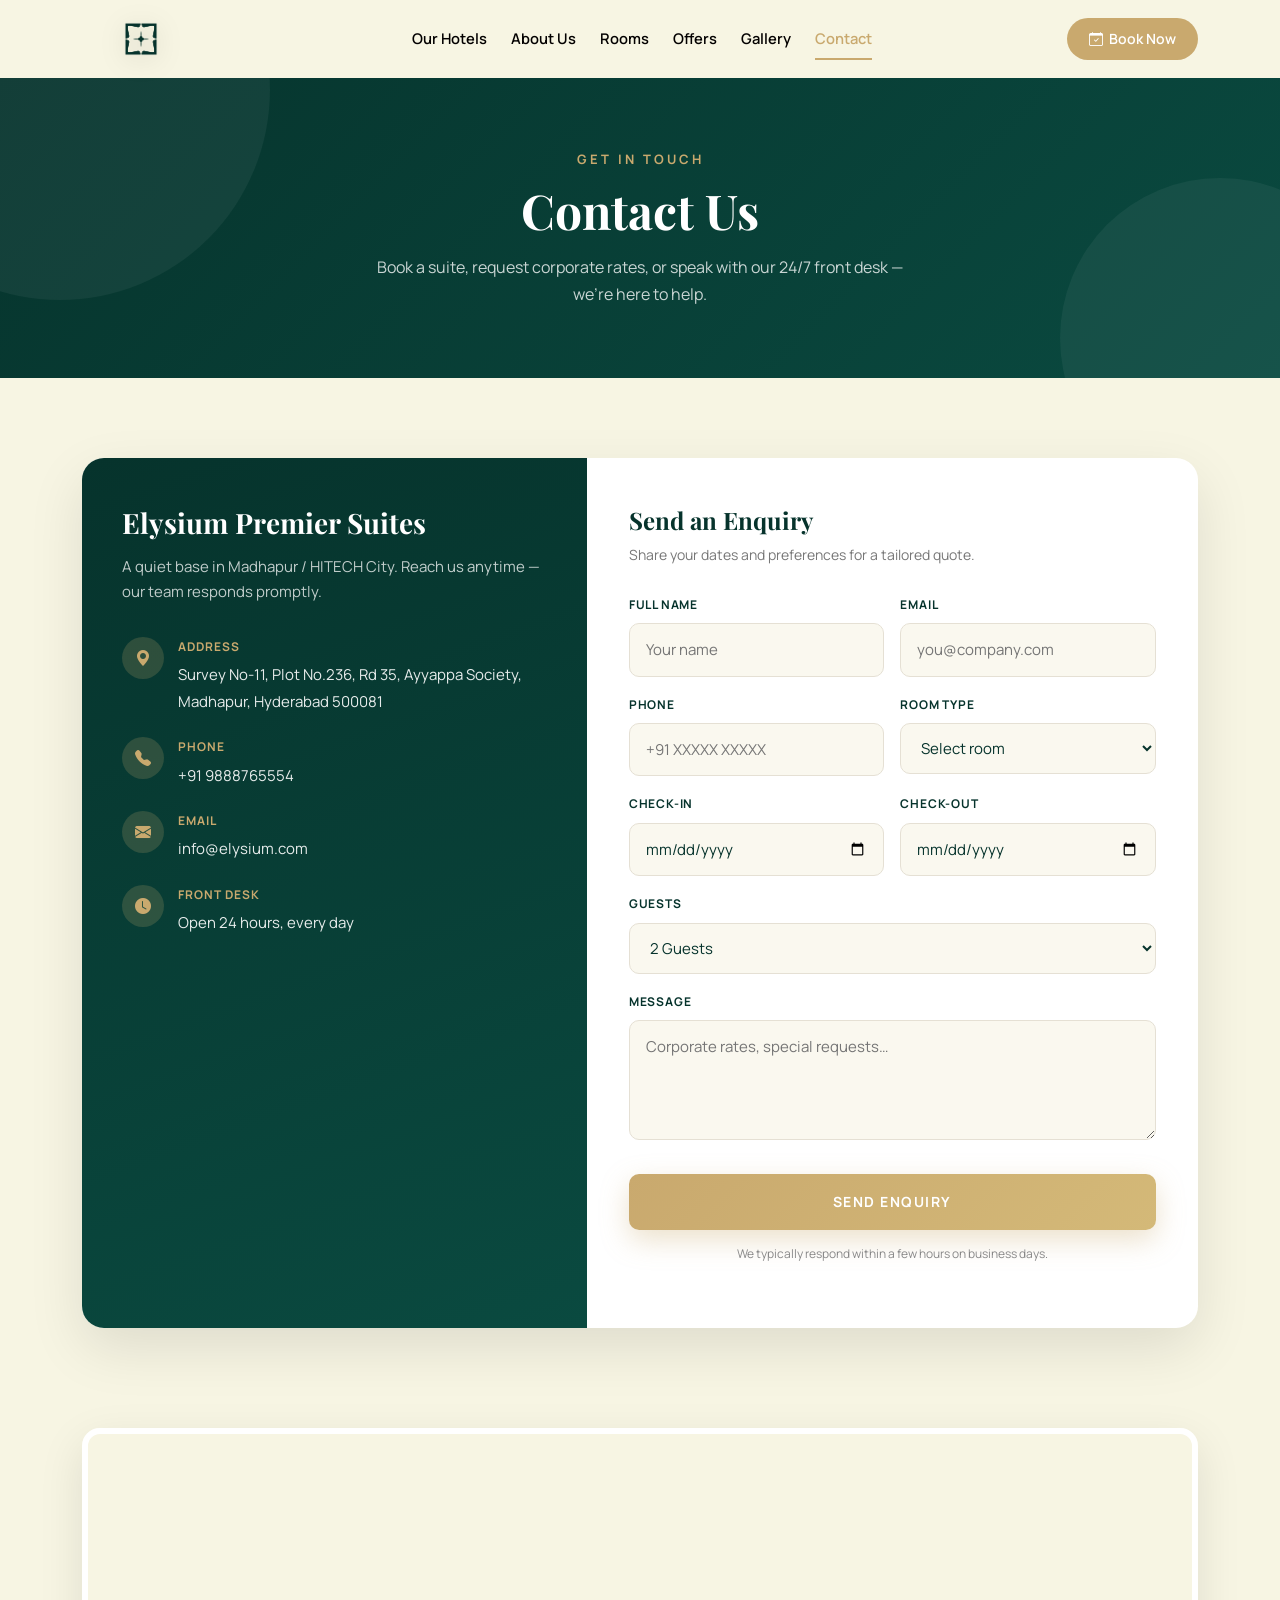
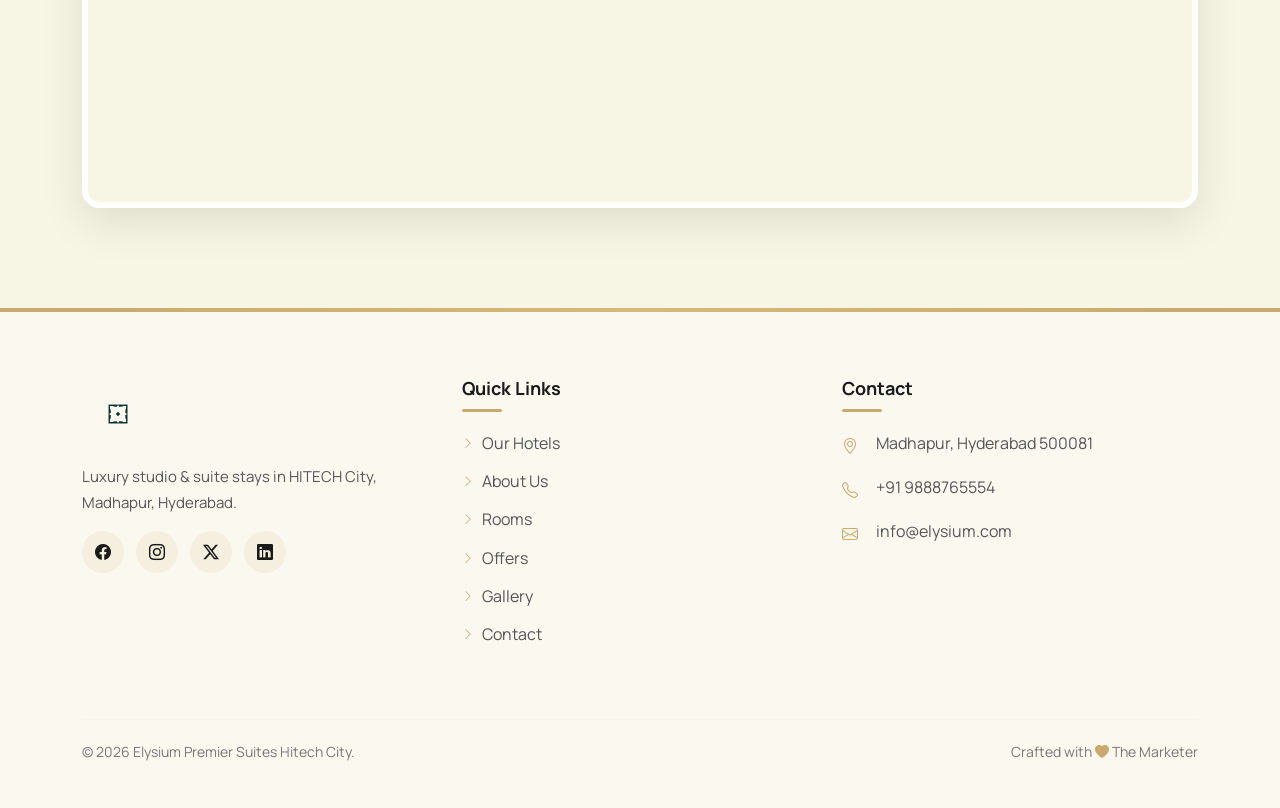
<file: contact.html>
<!DOCTYPE html>
<html lang="en">
<head>
  <meta charset="UTF-8">
  <meta name="viewport" content="width=device-width, initial-scale=1.0">
  <title>Contact Us | Elysium Premier Suites HITECH City</title>
  <meta name="description" content="Contact Elysium Premier Suites in Madhapur / HITECH City, Hyderabad. Book rooms, enquire about corporate stays, or reach our 24/7 front desk.">
  <meta name="robots" content="index, follow">
  <meta name="theme-color" content="#06332C">
  <link rel="icon" type="image/png" href="./logo2.png">
  <link href="https://cdn.jsdelivr.net/npm/bootstrap@5.3.3/dist/css/bootstrap.min.css" rel="stylesheet">
  <link rel="stylesheet" href="https://cdn.jsdelivr.net/npm/bootstrap-icons@1.11.3/font/bootstrap-icons.min.css">
  <link rel="stylesheet" href="https://cdnjs.cloudflare.com/ajax/libs/font-awesome/6.5.2/css/all.min.css">
  <link href="https://fonts.googleapis.com/css2?family=Manrope:wght@300;400;500;600;700;800&family=Playfair+Display:wght@400;500;600;700;800&display=swap" rel="stylesheet">
  <link href="https://unpkg.com/aos@2.3.4/dist/aos.css" rel="stylesheet">
  <style>
    :root{--primary:#06332C;--primary-light:#0a4a40;--secondary:#F7F5E3;--gold:#C9A96E;--gold-light:#d4b978;--nav-height:78px}
    *{margin:0;padding:0;box-sizing:border-box}
    html{scroll-behavior:smooth;scroll-padding-top:var(--nav-height)}
    body{font-family:'Manrope',sans-serif;background:var(--secondary);color:#1b1b1b;overflow-x:hidden;line-height:1.7}
    a{text-decoration:none;transition:.3s}img{max-width:100%;display:block;height:auto}ul{list-style:none;padding:0;margin:0}.container{max-width:1140px}
    .bg-bubbles{background:linear-gradient(135deg,var(--primary),var(--primary-light));position:relative;overflow:hidden}
    .bg-bubbles::before,.bg-bubbles::after{content:"";position:absolute;border-radius:50%;background:rgba(255,255,255,.05);animation:floatCircle 8s ease-in-out infinite;pointer-events:none;z-index:0}
    .bg-bubbles::before{width:420px;height:420px;left:-150px;top:-120px}.bg-bubbles::after{width:320px;height:320px;right:-100px;bottom:-120px;animation-delay:2s}
    @keyframes floatCircle{0%,100%{transform:translate(0,0)}50%{transform:translate(30px,-30px)}}
    .bg-bubbles>.container{position:relative;z-index:2}
    .navbar{height:var(--nav-height);min-height:var(--nav-height);max-height:var(--nav-height);padding:0!important;position:fixed;top:0;left:0;right:0;z-index:999;background:var(--secondary);display:flex;align-items:center;transition:background .4s,box-shadow .4s}
    .navbar.scrolled{background:rgba(247,245,227,.96);backdrop-filter:blur(20px);box-shadow:0 8px 30px rgba(0,0,0,.12)}
    .navbar .container{display:flex;align-items:center;height:100%;width:100%}
    .navbar-brand{display:flex!important;align-items:center;height:var(--nav-height);padding:0!important;margin:0 16px 0 0}
    .logo{height:118px;width:auto;object-fit:contain;filter:drop-shadow(0 4px 12px rgba(0,0,0,.2))}
    .navbar.scrolled .logo{height:108px}
    .navbar-nav.mx-auto{display:flex;align-items:center;margin:0 auto;flex-wrap:wrap}
    .nav-link{color:#030000;margin:0 12px;font-weight:600;position:relative;padding:8px 0!important;white-space:nowrap;font-size:.92rem}
    .nav-link::after{content:'';position:absolute;left:0;bottom:0;width:0;height:2px;background:var(--gold);transition:.4s}
    .nav-link:hover::after,.nav-link.active::after{width:100%}
    .nav-link:hover,.nav-link.active{color:var(--gold)!important}
    .btn-book{background:var(--gold);color:#fff!important;border-radius:50px;padding:10px 22px;font-weight:600;font-size:.88rem;border:none;display:inline-flex;align-items:center;gap:6px;white-space:nowrap}
    .btn-book:hover{background:#b8974e;color:#fff}
    .navbar-toggler{border:1px solid rgba(6,51,44,.35);padding:6px 10px;margin-left:auto}
    .navbar-toggler-icon{background-image:url("data:image/svg+xml;charset=utf8,%3Csvg xmlns='http://www.w3.org/2000/svg' viewBox='0 0 30 30'%3E%3Cpath stroke='rgba%286,51,44,1%29' stroke-width='2' stroke-linecap='round' d='M4 7h22M4 15h22M4 23h22'/%3E%3C/svg%3E")}

    .page-hero{padding:calc(var(--nav-height) + 70px) 0 70px;text-align:center}
    .page-hero .eyebrow{font-size:13px;letter-spacing:3px;text-transform:uppercase;color:var(--gold);font-weight:700;margin-bottom:12px;display:block}
    .page-hero h1{font-family:'Playfair Display',serif;color:#fff;font-size:clamp(2rem,4vw,3rem);font-weight:700;margin-bottom:14px}
    .page-hero p{color:rgba(255,255,255,.78);max-width:560px;margin:0 auto;font-size:16px}

    .contact-main{padding:80px 0 100px;background:var(--secondary)}
    .contact-panel{display:grid;grid-template-columns:.95fr 1.15fr;gap:0;background:#fff;border-radius:22px;overflow:hidden;box-shadow:0 20px 55px rgba(0,0,0,.1)}
    .contact-info-side{background:linear-gradient(160deg,var(--primary),var(--primary-light));padding:48px 40px;color:#fff}
    .contact-info-side h3{font-family:'Playfair Display',serif;font-size:28px;font-weight:700;margin-bottom:14px}
    .contact-info-side>p{color:rgba(255,255,255,.75);font-size:15px;margin-bottom:32px}
    .cinfo-item{display:flex;gap:14px;margin-bottom:22px;align-items:flex-start}
    .cinfo-item i{width:42px;height:42px;border-radius:50%;background:rgba(201,169,110,.2);color:var(--gold);display:flex;align-items:center;justify-content:center;flex-shrink:0}
    .cinfo-item strong{display:block;font-size:12px;letter-spacing:1px;text-transform:uppercase;color:var(--gold);margin-bottom:4px}
    .cinfo-item span,.cinfo-item a{color:rgba(255,255,255,.9);font-size:15px}
    .contact-form-side{padding:48px 42px}
    .contact-form-side h4{font-family:'Playfair Display',serif;color:var(--primary);font-size:24px;font-weight:700;margin-bottom:8px}
    .form-lead{color:#777;font-size:14px;margin-bottom:28px}
    .form-row{display:grid;grid-template-columns:1fr 1fr;gap:16px}
    .form-group{margin-bottom:18px}
    .form-group label{display:block;font-size:12px;font-weight:700;letter-spacing:.8px;text-transform:uppercase;color:var(--primary);margin-bottom:8px}
    .form-group input,.form-group select,.form-group textarea{width:100%;border:1.5px solid #e5e0d4;border-radius:10px;padding:13px 16px;font-family:'Manrope',sans-serif;font-size:15px;background:#faf8ef;color:var(--primary);transition:border .3s,box-shadow .3s;outline:none}
    .form-group input:focus,.form-group select:focus,.form-group textarea:focus{border-color:var(--gold);box-shadow:0 0 0 4px rgba(201,169,110,.2);background:#fff}
    .form-group textarea{min-height:120px;resize:vertical}
    .btn-submit{width:100%;background:linear-gradient(135deg,var(--gold),var(--gold-light));color:#fff;border:none;border-radius:10px;padding:16px;font-weight:700;font-size:14px;letter-spacing:1.5px;text-transform:uppercase;box-shadow:0 10px 28px rgba(201,169,110,.35);margin-top:8px;cursor:pointer}
    .btn-submit:hover{background:var(--primary)}
    .form-note{font-size:12px;color:#888;margin-top:14px;text-align:center}
    .form-success{display:none;background:rgba(15,139,101,.1);color:#0F8B65;border:1px solid rgba(15,139,101,.25);border-radius:10px;padding:14px 16px;font-size:14px;font-weight:600;margin-bottom:18px}
    .form-success.show{display:block}
    .map-band{padding:0 0 100px;background:var(--secondary)}
    .map-frame{border-radius:18px;overflow:hidden;box-shadow:0 15px 45px rgba(0,0,0,.1);height:380px;border:6px solid #fff}
    .map-frame iframe{width:100%;height:100%;border:0}

    footer{background:#faf8ef;padding:70px 0 28px;position:relative}
    footer::before{content:'';position:absolute;top:0;left:0;right:0;height:4px;background:linear-gradient(90deg,var(--gold),var(--gold-light),var(--gold))}
    footer h5{color:#1a1a1a;margin-bottom:18px;font-weight:700;font-size:18px;position:relative;padding-bottom:12px}
    footer h5::after{content:'';position:absolute;bottom:0;left:0;width:40px;height:3px;background:var(--gold);border-radius:2px}
    .logo-img{max-height:72px;width:auto;margin-bottom:14px}
    .footer-description{color:#555;margin-bottom:16px;font-size:15px}
    footer ul li{margin-bottom:11px}footer ul li a{color:#555;display:flex;align-items:center;gap:8px}footer ul li a i{color:var(--gold);font-size:12px}footer ul li a:hover{color:var(--gold);padding-left:6px}
    .contact-list li{display:flex;align-items:flex-start;gap:12px;color:#555;margin-bottom:14px}.contact-list li i{color:var(--gold);font-size:16px;width:22px;flex-shrink:0;margin-top:3px}
    footer .social{display:flex;gap:12px;margin-top:14px}footer .social a{width:42px;height:42px;border-radius:50%;background:rgba(201,169,110,.12);display:flex;align-items:center;justify-content:center;color:#1a1a1a}footer .social a:hover{background:linear-gradient(135deg,var(--gold),var(--gold-light));color:#fff}
    footer hr{border-color:rgba(0,0,0,.08);margin:36px 0 20px}.footer-bottom{display:flex;justify-content:space-between;flex-wrap:wrap;gap:12px;font-size:14px;color:#777}.text-gold{color:var(--gold)}
    #scrollTop{position:fixed;right:20px;bottom:20px;width:48px;height:48px;background:linear-gradient(135deg,var(--primary),var(--primary-light));color:#fff;border-radius:50%;border:2px solid var(--gold);display:flex;align-items:center;justify-content:center;opacity:0;visibility:hidden;transition:.4s;z-index:999;cursor:pointer}#scrollTop.active{opacity:1;visibility:visible}

    @media(max-width:991px){
      :root{--nav-height:70px}
      .navbar{max-height:none;height:auto;min-height:var(--nav-height);padding:8px 0!important}
      .navbar .container{flex-wrap:wrap;height:auto}.navbar-brand{height:56px}.logo{height:70px}.navbar.scrolled .logo{height:62px}
      .navbar-collapse{background:rgba(6,51,44,.97);padding:18px;border-radius:14px;margin-top:10px;width:100%}
      .nav-link{margin:6px 0;color:#fff!important}.btn-book{width:100%;justify-content:center;margin-top:10px}
      .contact-panel{grid-template-columns:1fr}.form-row{grid-template-columns:1fr}
      .contact-info-side,.contact-form-side{padding:32px 24px}.map-frame{height:280px}
      .page-hero{padding:calc(var(--nav-height) + 48px) 0 50px}
    }
    @media(max-width:576px){.logo{height:60px}.page-hero h1{font-size:1.85rem}.map-frame{height:240px}}
  </style>
</head>
<body>
  <header>
    <nav class="navbar navbar-expand-lg fixed-top">
      <div class="container">
        <a class="navbar-brand" href="./index.html"><img src="./logo.png" alt="Elysium Premier Suites HITECH City" class="logo"></a>
        <button class="navbar-toggler" type="button" data-bs-toggle="collapse" data-bs-target="#menu" aria-label="Menu"><span class="navbar-toggler-icon"></span></button>
        <div class="collapse navbar-collapse" id="menu">
          <ul class="navbar-nav mx-auto">
            <li class="nav-item"><a href="./index.html#properties" class="nav-link">Our Hotels</a></li>
            <li class="nav-item"><a href="./about.html" class="nav-link">About Us</a></li>
            <li class="nav-item"><a href="./rooms.html" class="nav-link">Rooms</a></li>
            <li class="nav-item"><a href="./offers.html" class="nav-link">Offers</a></li>
            <li class="nav-item"><a href="./gallery.html" class="nav-link">Gallery</a></li>
            <li class="nav-item"><a href="./contact.html" class="nav-link active">Contact</a></li>
          </ul>
          <a href="./contact.html" class="btn btn-book"><i class="bi bi-calendar-check"></i> Book Now</a>
        </div>
      </div>
    </nav>
  </header>

  <main>
    <section class="page-hero bg-bubbles">
      <div class="container" data-aos="fade-up">
        <span class="eyebrow">Get In Touch</span>
        <h1>Contact Us</h1>
        <p>Book a suite, request corporate rates, or speak with our 24/7 front desk — we’re here to help.</p>
      </div>
    </section>

    <section class="contact-main">
      <div class="container">
        <div class="contact-panel" data-aos="fade-up">
          <aside class="contact-info-side">
            <h3>Elysium Premier Suites</h3>
            <p>A quiet base in Madhapur / HITECH City. Reach us anytime — our team responds promptly.</p>
            <div class="cinfo-item"><i class="bi bi-geo-alt-fill"></i><div><strong>Address</strong><span>Survey No-11, Plot No.236, Rd 35, Ayyappa Society, Madhapur, Hyderabad 500081</span></div></div>
            <div class="cinfo-item"><i class="bi bi-telephone-fill"></i><div><strong>Phone</strong><a href="tel:+919888765554">+91 9888765554</a></div></div>
            <div class="cinfo-item"><i class="bi bi-envelope-fill"></i><div><strong>Email</strong><a href="mailto:info@elysium.com">info@elysium.com</a></div></div>
            <div class="cinfo-item"><i class="bi bi-clock-fill"></i><div><strong>Front Desk</strong><span>Open 24 hours, every day</span></div></div>
          </aside>
          <div class="contact-form-side">
            <h4>Send an Enquiry</h4>
            <p class="form-lead">Share your dates and preferences for a tailored quote.</p>
            <div class="form-success" id="formSuccess"><i class="bi bi-check-circle-fill"></i> Thank you — your enquiry has been received. We’ll contact you shortly.</div>
            <form id="enquiryForm" novalidate>
              <div class="form-row">
                <div class="form-group"><label for="fullName">Full Name</label><input type="text" id="fullName" required placeholder="Your name"></div>
                <div class="form-group"><label for="email">Email</label><input type="email" id="email" required placeholder="you@company.com"></div>
              </div>
              <div class="form-row">
                <div class="form-group"><label for="phone">Phone</label><input type="tel" id="phone" required placeholder="+91 XXXXX XXXXX"></div>
                <div class="form-group"><label for="roomType">Room Type</label>
                  <select id="roomType" required>
                    <option value="">Select room</option>
                    <option>Executive Room</option>
                    <option>Executive Room With Balcony</option>
                    <option>Premium Studio</option>
                    <option>Not sure yet</option>
                  </select>
                </div>
              </div>
              <div class="form-row">
                <div class="form-group"><label for="checkIn">Check-in</label><input type="date" id="checkIn" required></div>
                <div class="form-group"><label for="checkOut">Check-out</label><input type="date" id="checkOut" required></div>
              </div>
              <div class="form-group"><label for="guests">Guests</label>
                <select id="guests"><option>1 Guest</option><option selected>2 Guests</option><option>3 Guests</option><option>4+ Guests</option></select>
              </div>
              <div class="form-group"><label for="message">Message</label><textarea id="message" placeholder="Corporate rates, special requests…"></textarea></div>
              <button type="submit" class="btn-submit">Send Enquiry</button>
              <p class="form-note">We typically respond within a few hours on business days.</p>
            </form>
          </div>
        </div>
      </div>
    </section>

    <section class="map-band">
      <div class="container" data-aos="fade-up">
        <div class="map-frame">
          <iframe title="Elysium Premier Suites map" loading="lazy" referrerpolicy="no-referrer-when-downgrade" src="https://maps.google.com/maps?q=Ayyappa%20Society%20Madhapur%20Hyderabad%20500081&t=&z=15&ie=UTF8&iwloc=&output=embed"></iframe>
        </div>
      </div>
    </section>
  </main>

  <footer>
    <div class="container">
      <div class="row">
        <div class="col-lg-4 col-md-6 mb-4">
          <img src="./logo.png" alt="Elysium Premier Suites HITECH City" class="logo-img" loading="lazy">
          <p class="footer-description">Luxury studio &amp; suite stays in HITECH City, Madhapur, Hyderabad.</p>
          <div class="social"><a href="#" aria-label="Facebook"><i class="bi bi-facebook"></i></a><a href="#" aria-label="Instagram"><i class="bi bi-instagram"></i></a><a href="#" aria-label="X"><i class="bi bi-twitter-x"></i></a><a href="#" aria-label="LinkedIn"><i class="bi bi-linkedin"></i></a></div>
        </div>
        <div class="col-lg-4 col-md-6 mb-4">
          <h5>Quick Links</h5>
          <ul>
            <li><a href="./index.html#properties"><i class="bi bi-chevron-right"></i>Our Hotels</a></li>
            <li><a href="./about.html"><i class="bi bi-chevron-right"></i>About Us</a></li>
            <li><a href="./rooms.html"><i class="bi bi-chevron-right"></i>Rooms</a></li>
            <li><a href="./offers.html"><i class="bi bi-chevron-right"></i>Offers</a></li>
            <li><a href="./gallery.html"><i class="bi bi-chevron-right"></i>Gallery</a></li>
            <li><a href="./contact.html"><i class="bi bi-chevron-right"></i>Contact</a></li>
          </ul>
        </div>
        <div class="col-lg-4 col-md-6 mb-4">
          <h5>Contact</h5>
          <ul class="contact-list">
            <li><i class="bi bi-geo-alt"></i><span>Madhapur, Hyderabad 500081</span></li>
            <li><i class="bi bi-telephone"></i><a href="tel:+919888765554">+91 9888765554</a></li>
            <li><i class="bi bi-envelope"></i><a href="mailto:info@elysium.com">info@elysium.com</a></li>
          </ul>
        </div>
      </div>
      <hr>
      <div class="footer-bottom"><p>© <span id="year"></span> Elysium Premier Suites Hitech City.</p><p>Crafted with <i class="bi bi-heart-fill text-gold"></i> The Marketer</p></div>
    </div>
  </footer>
  <button type="button" id="scrollTop" aria-label="Top"><i class="bi bi-arrow-up"></i></button>

  <script src="https://cdn.jsdelivr.net/npm/bootstrap@5.3.3/dist/js/bootstrap.bundle.min.js" defer></script>
  <script src="https://unpkg.com/aos@2.3.4/dist/aos.js" defer></script>
  <script>
    document.addEventListener('DOMContentLoaded',function(){
      if(typeof AOS!=='undefined')AOS.init({duration:850,easing:'ease-out-cubic',once:true,offset:50});
      var nav=document.querySelector('.navbar'),st=document.getElementById('scrollTop');
      window.addEventListener('scroll',function(){var y=window.scrollY;if(nav)nav.classList.toggle('scrolled',y>40);if(st)st.classList.toggle('active',y>400)},{passive:true});
      if(st)st.onclick=function(){window.scrollTo({top:0,behavior:'smooth'})};
      document.getElementById('year').textContent=new Date().getFullYear();
      var form=document.getElementById('enquiryForm');
      if(form)form.addEventListener('submit',function(e){
        e.preventDefault();var ok=true;
        form.querySelectorAll('[required]').forEach(function(el){if(!el.value.trim()){ok=false;el.style.borderColor='#c0392b'}else el.style.borderColor='#e5e0d4'});
        if(!ok)return;document.getElementById('formSuccess').classList.add('show');form.reset();
        setTimeout(function(){document.getElementById('formSuccess').classList.remove('show')},6000);
      });
    });
  </script>
</body>
</html>
</file>
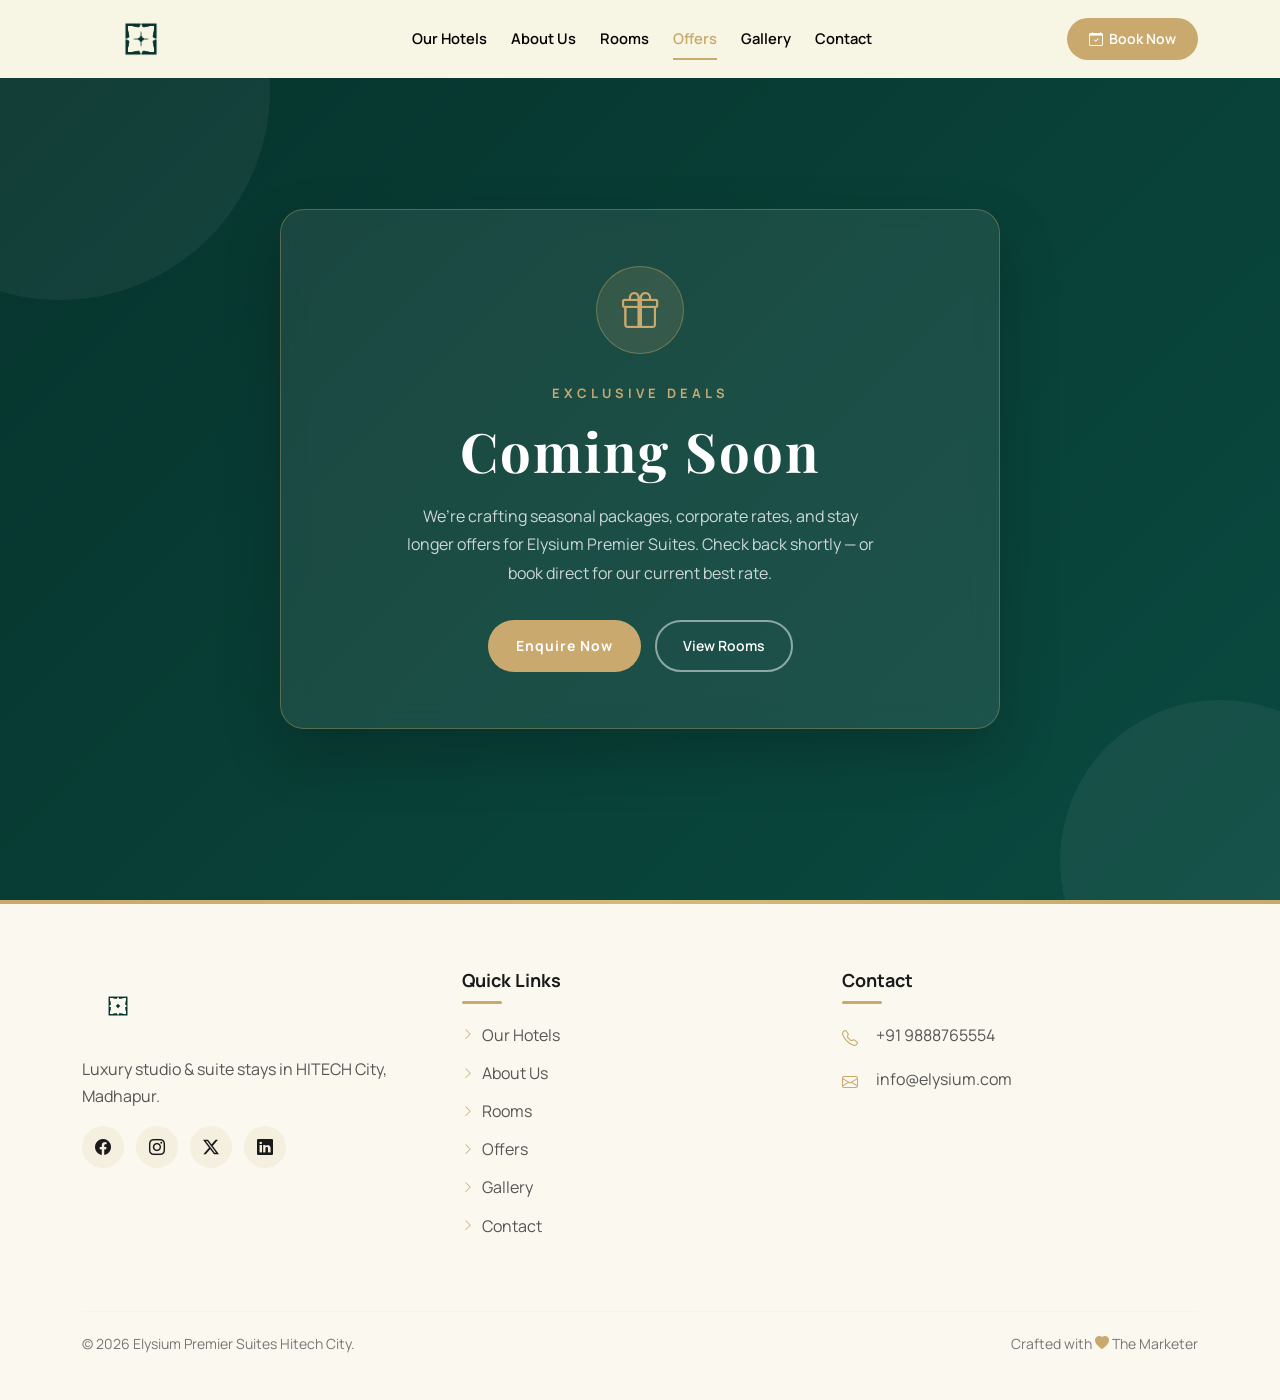
<file: offers.html>
<!DOCTYPE html>
<html lang="en">
<head>
  <meta charset="UTF-8">
  <meta name="viewport" content="width=device-width, initial-scale=1.0">
  <title>Offers | Elysium Premier Suites HITECH City — Coming Soon</title>
  <meta name="description" content="Exclusive offers from Elysium Premier Suites are coming soon. Stay tuned for seasonal deals and corporate packages.">
  <meta name="robots" content="index, follow">
  <meta name="theme-color" content="#06332C">
  <link rel="icon" type="image/png" href="./logo2.png">
  <link href="https://cdn.jsdelivr.net/npm/bootstrap@5.3.3/dist/css/bootstrap.min.css" rel="stylesheet">
  <link rel="stylesheet" href="https://cdn.jsdelivr.net/npm/bootstrap-icons@1.11.3/font/bootstrap-icons.min.css">
  <link href="https://unpkg.com/aos@2.3.4/dist/aos.css" rel="stylesheet">
  <link href="https://fonts.googleapis.com/css2?family=Manrope:wght@300;400;500;600;700;800&family=Playfair+Display:wght@400;500;600;700;800&display=swap" rel="stylesheet">
  <style>
    :root{--primary:#06332C;--primary-light:#0a4a40;--secondary:#F7F5E3;--gold:#C9A96E;--gold-light:#d4b978;--nav-height:78px}
    *{margin:0;padding:0;box-sizing:border-box}
    html{scroll-behavior:smooth}body{font-family:'Manrope',sans-serif;background:var(--secondary);color:#1b1b1b;overflow-x:hidden;line-height:1.7}
    a{text-decoration:none;transition:.3s}img{max-width:100%;display:block}ul{list-style:none;padding:0;margin:0}.container{max-width:1140px}
    .bg-bubbles{background:linear-gradient(135deg,var(--primary),var(--primary-light));position:relative;overflow:hidden}
    .bg-bubbles::before,.bg-bubbles::after{content:"";position:absolute;border-radius:50%;background:rgba(255,255,255,.05);animation:floatCircle 8s ease-in-out infinite;pointer-events:none;z-index:0}
    .bg-bubbles::before{width:420px;height:420px;left:-150px;top:-120px}.bg-bubbles::after{width:320px;height:320px;right:-100px;bottom:-120px;animation-delay:2s}
    @keyframes floatCircle{0%,100%{transform:translate(0,0)}50%{transform:translate(30px,-30px)}}
    .bg-bubbles>.container{position:relative;z-index:2}
    .navbar{height:var(--nav-height);min-height:var(--nav-height);max-height:var(--nav-height);padding:0!important;position:fixed;top:0;left:0;right:0;z-index:999;background:var(--secondary);display:flex;align-items:center;transition:background .4s,box-shadow .4s}
    .navbar.scrolled{background:rgba(247,245,227,.96);backdrop-filter:blur(20px);box-shadow:0 8px 30px rgba(0,0,0,.12)}
    .navbar .container{display:flex;align-items:center;height:100%;width:100%}
    .navbar-brand{display:flex!important;align-items:center;height:var(--nav-height);padding:0!important;margin:0 16px 0 0}
    .logo{height:118px;width:auto;object-fit:contain}.navbar.scrolled .logo{height:108px}
    .navbar-nav.mx-auto{display:flex;align-items:center;margin:0 auto}
    .nav-link{color:#030000;margin:0 12px;font-weight:600;position:relative;padding:8px 0!important;white-space:nowrap;font-size:.92rem}
    .nav-link::after{content:'';position:absolute;left:0;bottom:0;width:0;height:2px;background:var(--gold);transition:.4s}
    .nav-link:hover::after,.nav-link.active::after{width:100%}.nav-link:hover,.nav-link.active{color:var(--gold)!important}
    .btn-book{background:var(--gold);color:#fff!important;border-radius:50px;padding:10px 22px;font-weight:600;font-size:.88rem;border:none;display:inline-flex;align-items:center;gap:6px}
    .btn-book:hover{background:#b8974e;color:#fff}
    .navbar-toggler{border:1px solid rgba(6,51,44,.35);padding:6px 10px;margin-left:auto}
    .navbar-toggler-icon{background-image:url("data:image/svg+xml;charset=utf8,%3Csvg xmlns='http://www.w3.org/2000/svg' viewBox='0 0 30 30'%3E%3Cpath stroke='rgba%286,51,44,1%29' stroke-width='2' stroke-linecap='round' d='M4 7h22M4 15h22M4 23h22'/%3E%3C/svg%3E")}

    .coming-wrap{
      min-height:100vh;min-height:100dvh;padding:calc(var(--nav-height) + 40px) 0 80px;
      display:flex;align-items:center;
    }
    .coming-card{
      max-width:720px;margin:0 auto;text-align:center;padding:56px 40px;
      background:rgba(255,255,255,.08);border:1px solid rgba(201,169,110,.35);
      border-radius:24px;backdrop-filter:blur(12px);
      box-shadow:0 25px 60px rgba(0,0,0,.2);
    }
    .coming-icon{
      width:88px;height:88px;margin:0 auto 28px;border-radius:50%;
      background:rgba(201,169,110,.15);border:1px solid rgba(201,169,110,.4);
      display:flex;align-items:center;justify-content:center;color:var(--gold);font-size:36px;
      animation:pulse 2s ease-in-out infinite;
    }
    @keyframes pulse{0%,100%{transform:scale(1)}50%{transform:scale(1.06)}}
    .coming-card .eyebrow{font-size:13px;letter-spacing:4px;text-transform:uppercase;color:var(--gold);font-weight:700;margin-bottom:14px;display:block}
    .coming-card h1{font-family:'Playfair Display',serif;color:#fff;font-size:clamp(2.2rem,5vw,3.4rem);font-weight:700;margin-bottom:18px;letter-spacing:2px}
    .coming-card p{color:rgba(255,255,255,.78);font-size:16px;line-height:1.8;margin-bottom:32px;max-width:480px;margin-left:auto;margin-right:auto}
    .coming-actions{display:flex;flex-wrap:wrap;gap:14px;justify-content:center}
    .btn-gold{background:var(--gold);color:#fff;padding:14px 28px;border-radius:50px;font-weight:700;font-size:14px;letter-spacing:1px}
    .btn-gold:hover{background:var(--gold-light);color:#fff;transform:translateY(-2px)}
    .btn-outline{border:2px solid rgba(255,255,255,.5);color:#fff;padding:12px 26px;border-radius:50px;font-weight:600;font-size:14px}
    .btn-outline:hover{background:#fff;color:var(--primary)}

    footer{background:#faf8ef;padding:70px 0 28px;position:relative}
    footer::before{content:'';position:absolute;top:0;left:0;right:0;height:4px;background:linear-gradient(90deg,var(--gold),var(--gold-light),var(--gold))}
    footer h5{color:#1a1a1a;margin-bottom:18px;font-weight:700;font-size:18px;position:relative;padding-bottom:12px}
    footer h5::after{content:'';position:absolute;bottom:0;left:0;width:40px;height:3px;background:var(--gold);border-radius:2px}
    .logo-img{max-height:72px;width:auto;margin-bottom:14px}.footer-description{color:#555;margin-bottom:16px}
    footer ul li{margin-bottom:11px}footer ul li a{color:#555;display:flex;align-items:center;gap:8px}footer ul li a i{color:var(--gold);font-size:12px}footer ul li a:hover{color:var(--gold);padding-left:6px}
    .contact-list li{display:flex;align-items:flex-start;gap:12px;color:#555;margin-bottom:14px}.contact-list li i{color:var(--gold);width:22px;flex-shrink:0;margin-top:3px}
    footer .social{display:flex;gap:12px;margin-top:14px}footer .social a{width:42px;height:42px;border-radius:50%;background:rgba(201,169,110,.12);display:flex;align-items:center;justify-content:center;color:#1a1a1a}footer .social a:hover{background:var(--gold);color:#fff}
    footer hr{border-color:rgba(0,0,0,.08);margin:36px 0 20px}.footer-bottom{display:flex;justify-content:space-between;flex-wrap:wrap;gap:12px;font-size:14px;color:#777}.text-gold{color:var(--gold)}

    @media(max-width:991px){
      :root{--nav-height:70px}
      .navbar{max-height:none;height:auto;min-height:var(--nav-height);padding:8px 0!important}
      .navbar .container{flex-wrap:wrap;height:auto}.navbar-brand{height:56px}.logo{height:70px}
      .navbar-collapse{background:rgba(6,51,44,.97);padding:18px;border-radius:14px;margin-top:10px;width:100%}
      .nav-link{margin:6px 0;color:#fff!important}.btn-book{width:100%;justify-content:center;margin-top:10px}
      .coming-card{padding:40px 24px;margin:0 12px}
    }
  </style>
</head>
<body>
  <header>
    <nav class="navbar navbar-expand-lg fixed-top">
      <div class="container">
        <a class="navbar-brand" href="./index.html"><img src="./logo.png" alt="Elysium Premier Suites HITECH City" class="logo"></a>
        <button class="navbar-toggler" type="button" data-bs-toggle="collapse" data-bs-target="#menu" aria-label="Menu"><span class="navbar-toggler-icon"></span></button>
        <div class="collapse navbar-collapse" id="menu">
          <ul class="navbar-nav mx-auto">
            <li class="nav-item"><a href="./index.html#properties" class="nav-link">Our Hotels</a></li>
            <li class="nav-item"><a href="./about.html" class="nav-link">About Us</a></li>
            <li class="nav-item"><a href="./rooms.html" class="nav-link">Rooms</a></li>
            <li class="nav-item"><a href="./offers.html" class="nav-link active">Offers</a></li>
            <li class="nav-item"><a href="./gallery.html" class="nav-link">Gallery</a></li>
            <li class="nav-item"><a href="./contact.html" class="nav-link">Contact</a></li>
          </ul>
          <a href="./contact.html" class="btn btn-book"><i class="bi bi-calendar-check"></i> Book Now</a>
        </div>
      </div>
    </nav>
  </header>

  <main>
    <section class="coming-wrap bg-bubbles">
      <div class="container">
        <div class="coming-card" data-aos="zoom-in" data-aos-duration="900">
          <div class="coming-icon"><i class="bi bi-gift"></i></div>
          <span class="eyebrow">Exclusive Deals</span>
          <h1>Coming Soon</h1>
          <p>We’re crafting seasonal packages, corporate rates, and stay longer offers for Elysium Premier Suites. Check back shortly — or book direct for our current best rate.</p>
          <div class="coming-actions">
            <a href="./contact.html" class="btn-gold">Enquire Now</a>
            <a href="./rooms.html" class="btn-outline">View Rooms</a>
          </div>
        </div>
      </div>
    </section>
  </main>

  <footer>
    <div class="container">
      <div class="row">
        <div class="col-lg-4 col-md-6 mb-4">
          <img src="./logo.png" alt="Elysium Premier Suites HITECH City" class="logo-img" loading="lazy">
          <p class="footer-description">Luxury studio &amp; suite stays in HITECH City, Madhapur.</p>
          <div class="social"><a href="#"><i class="bi bi-facebook"></i></a><a href="#"><i class="bi bi-instagram"></i></a><a href="#"><i class="bi bi-twitter-x"></i></a><a href="#"><i class="bi bi-linkedin"></i></a></div>
        </div>
        <div class="col-lg-4 col-md-6 mb-4">
          <h5>Quick Links</h5>
          <ul>
            <li><a href="./index.html#properties"><i class="bi bi-chevron-right"></i>Our Hotels</a></li>
            <li><a href="./about.html"><i class="bi bi-chevron-right"></i>About Us</a></li>
            <li><a href="./rooms.html"><i class="bi bi-chevron-right"></i>Rooms</a></li>
            <li><a href="./offers.html"><i class="bi bi-chevron-right"></i>Offers</a></li>
            <li><a href="./gallery.html"><i class="bi bi-chevron-right"></i>Gallery</a></li>
            <li><a href="./contact.html"><i class="bi bi-chevron-right"></i>Contact</a></li>
          </ul>
        </div>
        <div class="col-lg-4 col-md-6 mb-4">
          <h5>Contact</h5>
          <ul class="contact-list">
            <li><i class="bi bi-telephone"></i><a href="tel:+919888765554">+91 9888765554</a></li>
            <li><i class="bi bi-envelope"></i><a href="mailto:info@elysium.com">info@elysium.com</a></li>
          </ul>
        </div>
      </div>
      <hr>
      <div class="footer-bottom"><p>© <span id="year"></span> Elysium Premier Suites Hitech City.</p><p>Crafted with <i class="bi bi-heart-fill text-gold"></i> The Marketer</p></div>
    </div>
  </footer>

  <script src="https://cdn.jsdelivr.net/npm/bootstrap@5.3.3/dist/js/bootstrap.bundle.min.js" defer></script>
  <script src="https://unpkg.com/aos@2.3.4/dist/aos.js" defer></script>
  <script>
    document.addEventListener('DOMContentLoaded',function(){
      if(typeof AOS!=='undefined')AOS.init({duration:850,easing:'ease-out-cubic',once:true,offset:50});
      var nav=document.querySelector('.navbar');
      window.addEventListener('scroll',function(){if(nav)nav.classList.toggle('scrolled',window.scrollY>40)},{passive:true});
      document.getElementById('year').textContent=new Date().getFullYear();
    });
  </script>
</body>
</html>
</file>
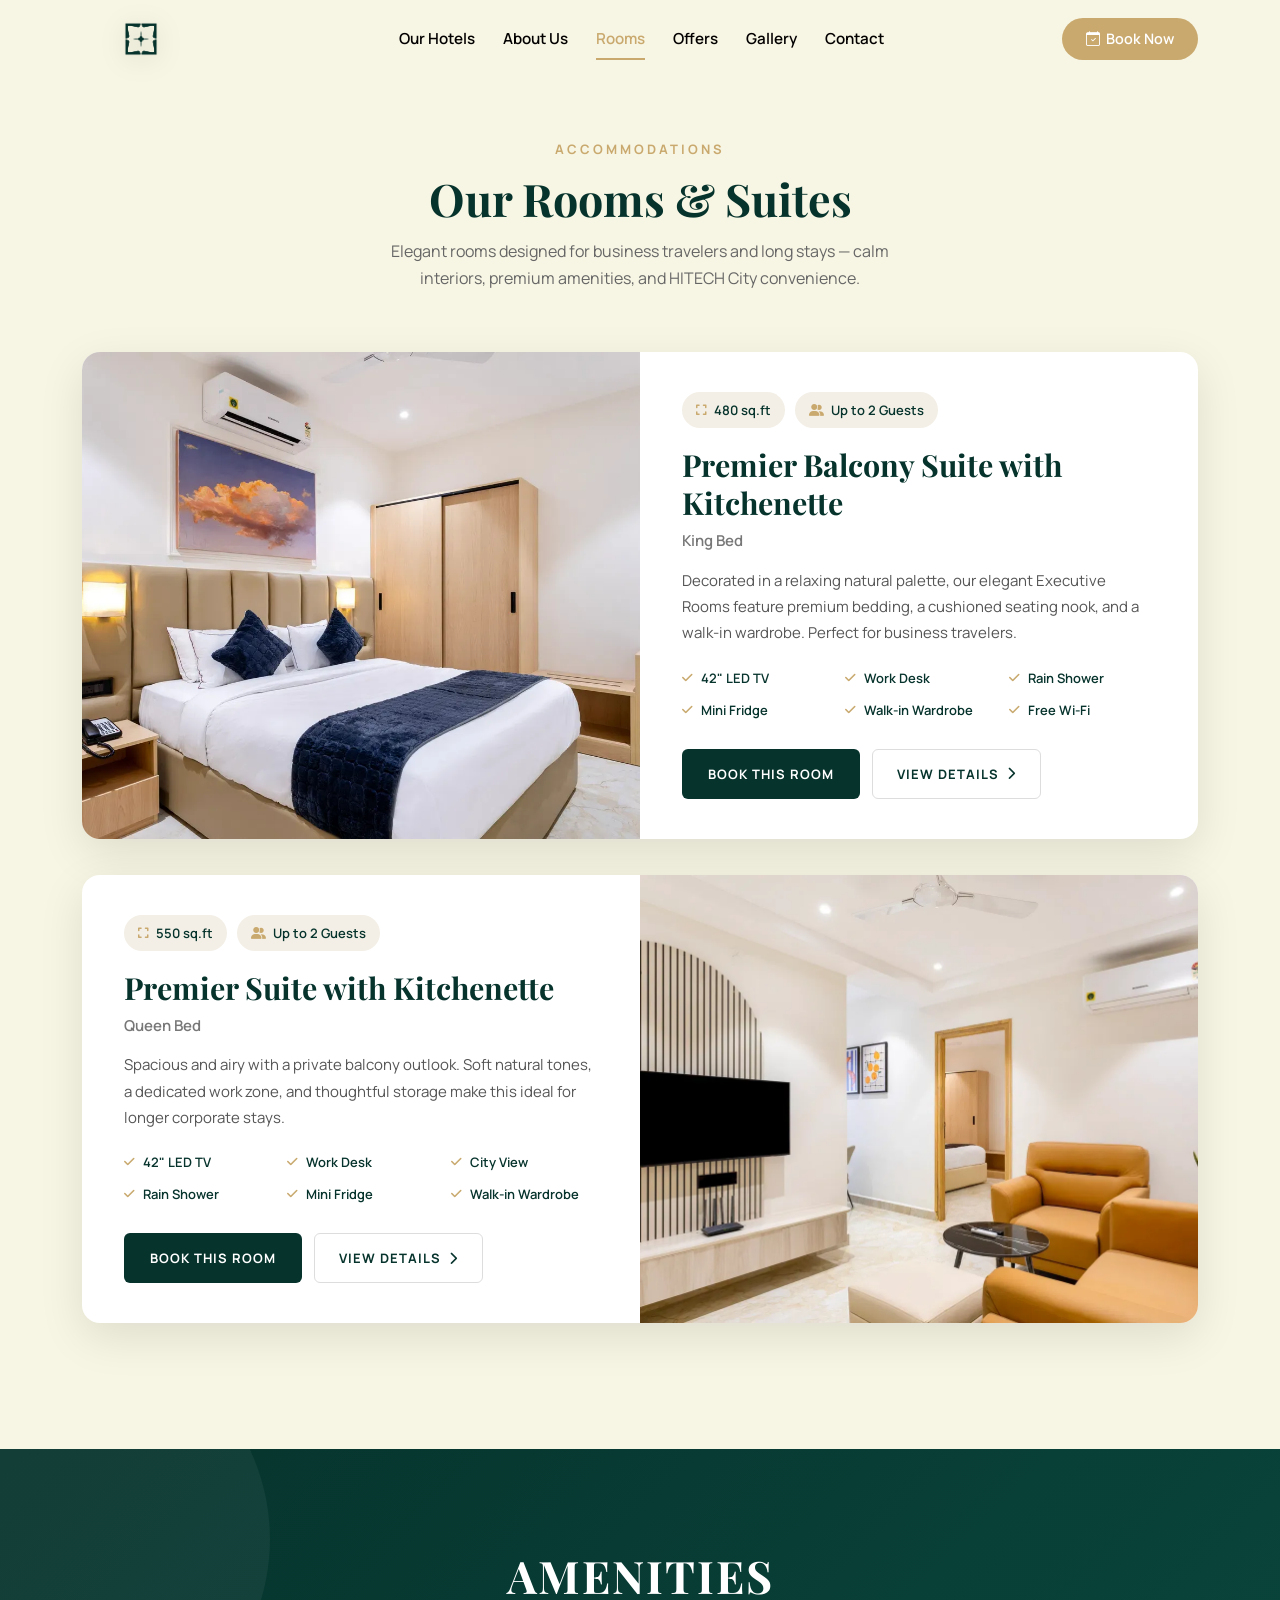
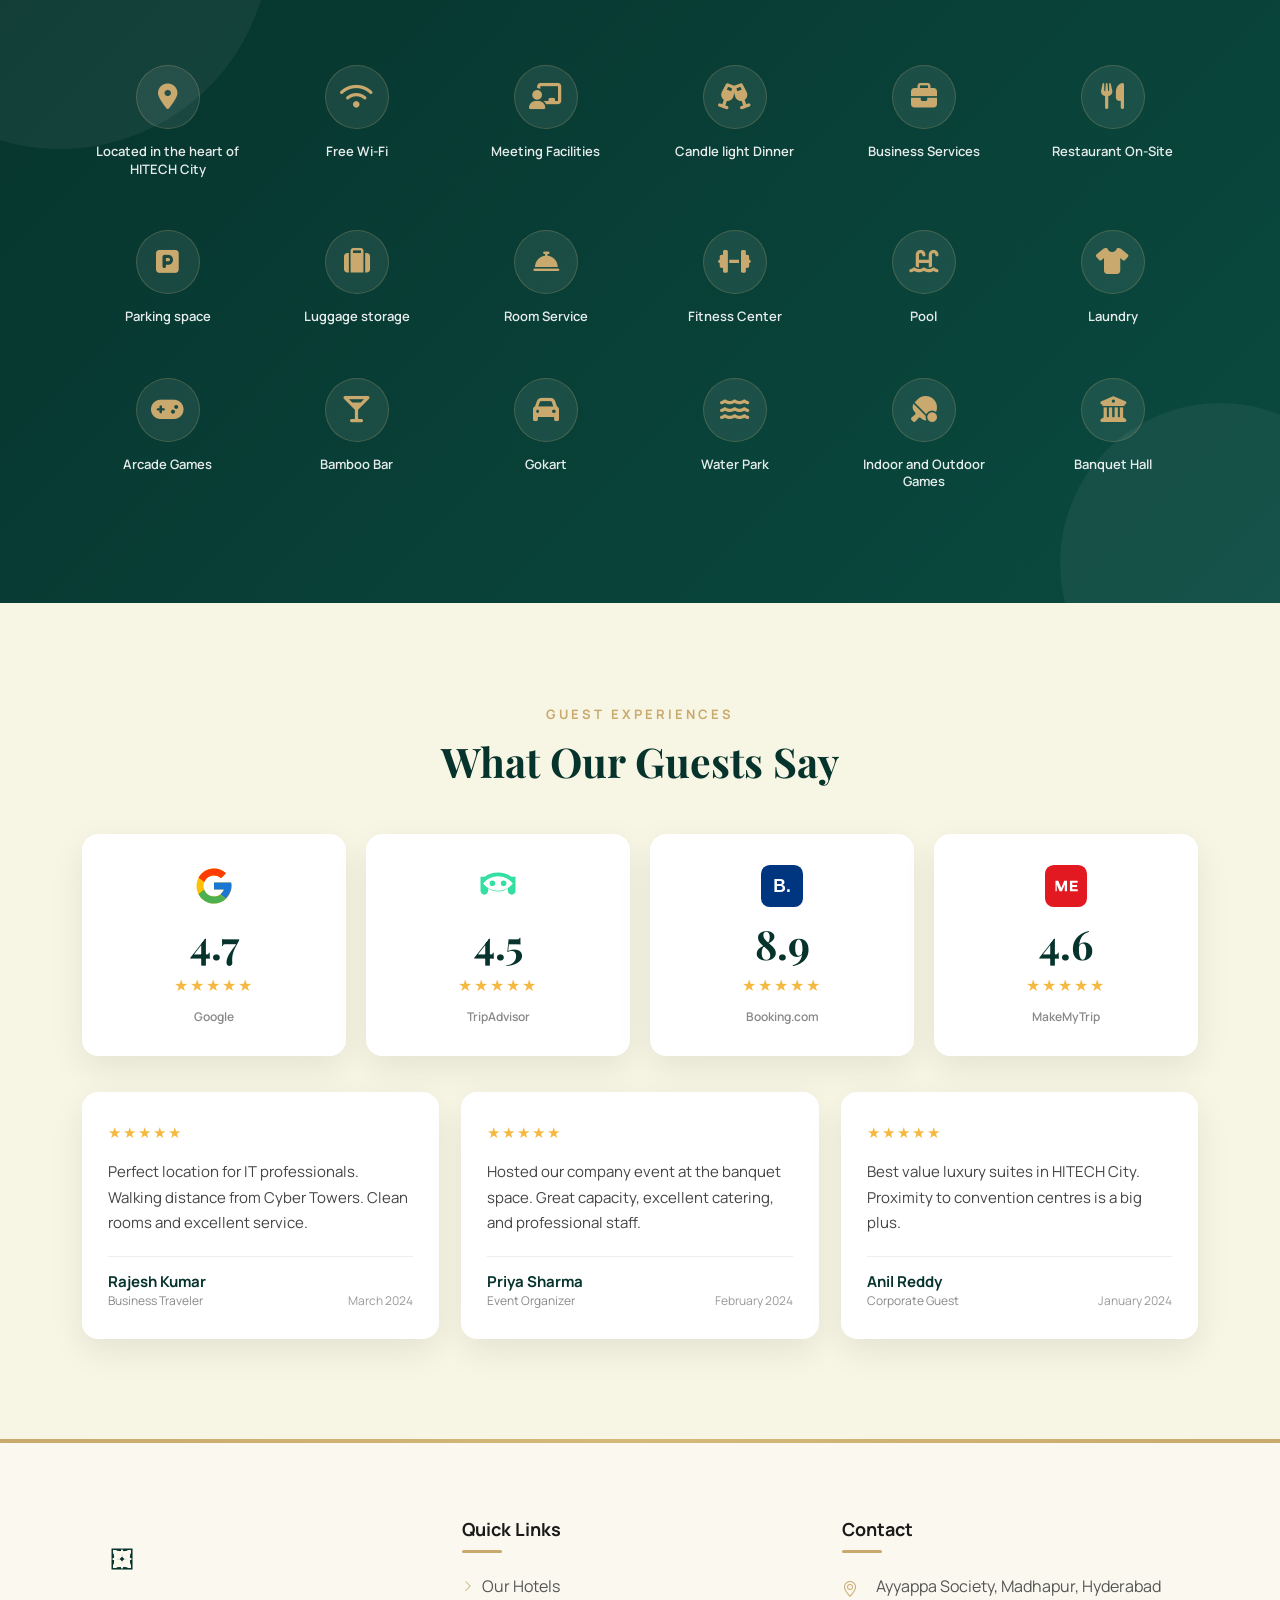
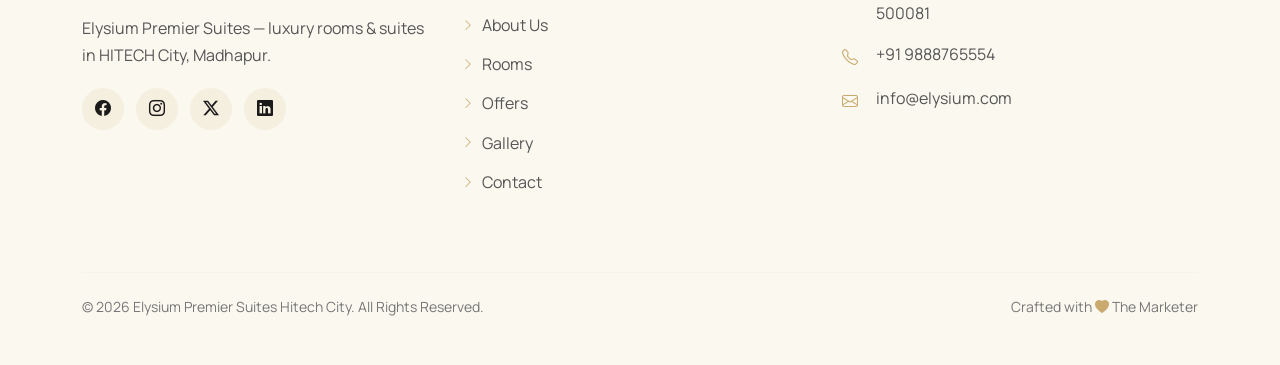
<file: rooms.html>
<!DOCTYPE html>
<html lang="en">
<head>
  <meta charset="UTF-8">
  <meta name="viewport" content="width=device-width, initial-scale=1.0">
  <title>Rooms & Suites | Elysium Premier Suites HITECH City</title>
  <meta name="description" content="Explore Executive Rooms and Suites at Elysium Premier Suites, HITECH City Hyderabad. Book your stay with our professional enquiry form.">
  <meta name="robots" content="index, follow">
  <meta name="theme-color" content="#06332C">
  <link rel="canonical" href="https://elysiumhotels.com/rooms.html">
  <link rel="icon" type="image/png" href="./logo2.png">
  <link href="https://cdn.jsdelivr.net/npm/bootstrap@5.3.3/dist/css/bootstrap.min.css" rel="stylesheet">
  <link rel="stylesheet" href="https://cdn.jsdelivr.net/npm/bootstrap-icons@1.11.3/font/bootstrap-icons.min.css">
  <link rel="stylesheet" href="https://cdnjs.cloudflare.com/ajax/libs/font-awesome/6.5.2/css/all.min.css">
  <link href="https://fonts.googleapis.com/css2?family=Manrope:wght@300;400;500;600;700;800&family=Playfair+Display:wght@400;500;600;700;800&display=swap" rel="stylesheet">
  <link href="https://unpkg.com/aos@2.3.4/dist/aos.css" rel="stylesheet">
  <style>
    :root {
      --primary: #06332C;
      --primary-light: #0a4a40;
      --secondary: #F7F5E3;
      --gold: #C9A96E;
      --gold-light: #d4b978;
      --nav-height: 78px;
    }
    * { margin:0; padding:0; box-sizing:border-box; }
    html { scroll-behavior:smooth; scroll-padding-top:var(--nav-height); }
    body { font-family:'Manrope',sans-serif; background:var(--secondary); color:#1b1b1b; overflow-x:hidden; line-height:1.7; }
    a { text-decoration:none; transition:.3s; }
    img { max-width:100%; display:block; height:auto; }
    ul { list-style:none; padding:0; margin:0; }
    .container { max-width:1140px; }

    .bg-bubbles {
      background:linear-gradient(135deg, var(--primary), var(--primary-light));
      position:relative; overflow:hidden;
    }
    .bg-bubbles::before, .bg-bubbles::after {
      content:""; position:absolute; border-radius:50%; background:rgba(255,255,255,0.05);
      animation:floatCircle 8s ease-in-out infinite; pointer-events:none; z-index:0;
    }
    .bg-bubbles::before { width:420px; height:420px; left:-150px; top:-120px; }
    .bg-bubbles::after { width:320px; height:320px; right:-100px; bottom:-120px; animation-delay:2s; }
    @keyframes floatCircle { 0%,100%{transform:translate(0,0)} 50%{transform:translate(30px,-30px)} }
    .bg-bubbles > .container { position:relative; z-index:2; }

    .navbar {
      height:var(--nav-height); min-height:var(--nav-height); max-height:var(--nav-height);
      padding:0 !important; position:fixed; top:0; left:0; right:0; z-index:999;
      background:var(--secondary); display:flex; align-items:center;
      transition:background .4s, box-shadow .4s;
    }
    .navbar.scrolled { background:rgba(247,245,227,.96); backdrop-filter:blur(20px); box-shadow:0 8px 30px rgba(0,0,0,.12); }
    .navbar .container { display:flex; align-items:center; height:100%; width:100%; }
    .navbar-brand { display:flex !important; align-items:center; height:var(--nav-height); padding:0 !important; margin:0 20px 0 0; }
    .logo { height:118px; width:auto; object-fit:contain; filter:drop-shadow(0 4px 12px rgba(0,0,0,.2)); }
    .navbar.scrolled .logo { height:108px; }
    .navbar-nav.mx-auto { display:flex; align-items:center; margin:0 auto; }
    .nav-link { color:#030000; margin:0 14px; font-weight:600; position:relative; padding:8px 0 !important; white-space:nowrap; font-size:.95rem; }
    .nav-link::after { content:''; position:absolute; left:0; bottom:0; width:0; height:2px; background:var(--gold); transition:.4s; }
    .nav-link:hover::after, .nav-link.active::after { width:100%; }
    .nav-link:hover, .nav-link.active { color:var(--gold) !important; }
    .btn-book {
      background:var(--gold); color:#fff !important; border-radius:50px; padding:10px 24px;
      font-weight:600; font-size:.9rem; border:none; display:inline-flex; align-items:center; gap:6px;
    }
    .btn-book:hover { background:#b8974e; color:#fff; }
    .navbar-toggler { border:1px solid rgba(6,51,44,.35); padding:6px 10px; margin-left:auto; }
    .navbar-toggler-icon {
      background-image:url("data:image/svg+xml;charset=utf8,%3Csvg xmlns='http://www.w3.org/2000/svg' viewBox='0 0 30 30'%3E%3Cpath stroke='rgba%286,51,44,1%29' stroke-width='2' stroke-linecap='round' d='M4 7h22M4 15h22M4 23h22'/%3E%3C/svg%3E");
    }

    /* Page intro */
    .rooms-intro {
      padding: calc(var(--nav-height) + 60px) 0 40px;
      background:var(--secondary);
      text-align:center;
    }
    .rooms-intro .eyebrow {
      font-size:13px; letter-spacing:3px; text-transform:uppercase;
      color:var(--gold); font-weight:700; margin-bottom:12px; display:block;
    }
    .rooms-intro h1 {
      font-family:'Playfair Display',serif; color:var(--primary);
      font-size:clamp(2rem, 3.5vw, 2.8rem); font-weight:700; margin-bottom:12px;
    }
    .rooms-intro p { color:#666; max-width:560px; margin:0 auto; }

    /* ROOM CARDS — image reference layout */
    .rooms-list { background:var(--secondary); padding:20px 0 90px; }
    .room-listing {
      background:#fff;
      border-radius:18px;
      overflow:hidden;
      box-shadow:0 14px 45px rgba(0,0,0,.1);
      display:grid;
      grid-template-columns:1fr 1fr;
      margin-bottom:36px;
      transition:transform .35s, box-shadow .35s;
    }
    .room-listing:hover { transform:translateY(-6px); box-shadow:0 22px 55px rgba(0,0,0,.14); }
    .room-listing.reverse { direction:rtl; }
    .room-listing.reverse > * { direction:ltr; }
    .room-listing-img {
      min-height:360px; overflow:hidden;
    }
    .room-listing-img img {
      width:100%; height:100%; object-fit:cover; min-height:360px; transition:transform .7s;
    }
    .room-listing:hover .room-listing-img img { transform:scale(1.05); }
    .room-listing-body {
      padding:40px 42px;
      display:flex; flex-direction:column; justify-content:center;
    }
    .room-badges { display:flex; flex-wrap:wrap; gap:10px; margin-bottom:18px; }
    .room-badges span {
      display:inline-flex; align-items:center; gap:7px;
      background:#f3efe6; color:var(--primary); font-size:13px; font-weight:600;
      padding:7px 14px; border-radius:50px;
    }
    .room-badges i { color:var(--gold); font-size:12px; }
    .room-listing-body h2 {
      font-family:'Playfair Display',serif; color:var(--primary);
      font-size:clamp(1.5rem, 2.5vw, 1.9rem); font-weight:700; margin-bottom:6px; line-height:1.25;
    }
    .room-bed {
      color:#777; font-size:15px; font-weight:600; margin-bottom:14px;
    }
    .room-listing-body > p {
      color:#555; font-size:15px; line-height:1.75; margin-bottom:20px;
    }
    .room-amenity-grid {
      display:grid; grid-template-columns:repeat(3, 1fr); gap:10px 16px; margin-bottom:28px;
    }
    .room-amenity-grid li {
      display:flex; align-items:center; gap:8px;
      color:var(--primary); font-size:13px; font-weight:600;
    }
    .room-amenity-grid li i { color:var(--gold); font-size:12px; }
    .room-actions { display:flex; flex-wrap:wrap; gap:12px; }
    .btn-book-room {
      background:var(--primary); color:#fff; font-weight:700; font-size:13px;
      letter-spacing:1px; text-transform:uppercase; padding:14px 26px;
      border:none; border-radius:6px;
    }
    .btn-book-room:hover { background:var(--gold); color:#fff; }
    .btn-view-room {
      background:transparent; color:var(--primary); font-weight:700; font-size:13px;
      letter-spacing:1px; text-transform:uppercase; padding:13px 24px;
      border:1.5px solid #ddd; border-radius:6px;
      display:inline-flex; align-items:center; gap:8px;
    }
    .btn-view-room:hover { border-color:var(--primary); color:var(--gold); }

    /* Amenities */
    .ps-amenities { padding:100px 0; }
    .ps-amenities h2 {
      font-family:'Playfair Display',serif; color:#fff; text-align:center;
      font-size:clamp(2rem, 3.5vw, 2.8rem); font-weight:700;
      letter-spacing:2px; text-transform:uppercase; margin-bottom:50px;
    }
    .amenity-grid {
      display:grid; grid-template-columns:repeat(6, 1fr); gap:28px 18px;
    }
    .amenity-cell { text-align:center; color:#fff; padding:12px 8px; transition:transform .3s; }
    .amenity-cell:hover { transform:translateY(-6px); }
    .amenity-cell i {
      display:flex; align-items:center; justify-content:center;
      width:64px; height:64px; margin:0 auto 14px; font-size:26px; color:var(--gold);
      background:rgba(255,255,255,.08); border-radius:50%; border:1px solid rgba(201,169,110,.25);
    }
    .amenity-cell span { display:block; font-size:13px; font-weight:600; line-height:1.35; color:rgba(255,255,255,.9); }

    /* Guests */
    .ps-guests { padding:100px 0; background:var(--secondary); }
    .ps-guests .section-head { text-align:center; margin-bottom:48px; }
    .ps-guests .eyebrow {
      font-size:13px; letter-spacing:3px; text-transform:uppercase;
      color:var(--gold); font-weight:700; margin-bottom:12px; display:block;
    }
    .ps-guests h2 {
      font-family:'Playfair Display',serif; color:var(--primary);
      font-size:clamp(1.9rem, 3.2vw, 2.6rem); font-weight:700;
    }
    .rating-grid { display:grid; grid-template-columns:repeat(4,1fr); gap:20px; margin-bottom:36px; }
    .rating-card {
      background:#fff; border-radius:16px; padding:28px 20px; text-align:center;
      box-shadow:0 12px 35px rgba(0,0,0,.08); transition:transform .35s;
    }
    .rating-card:hover { transform:translateY(-6px); }
    .platform-icon { width:48px; height:48px; margin:0 auto 14px; display:flex; align-items:center; justify-content:center; }
    .platform-icon svg { width:42px; height:42px; }
    .rating-card .score {
      font-family:'Playfair Display',serif; font-size:40px; font-weight:700;
      color:var(--primary); line-height:1; margin-bottom:8px;
    }
    .rating-card .stars { color:#f5b942; font-size:16px; letter-spacing:2px; margin-bottom:8px; }
    .rating-card .plat-name { font-size:12px; color:#888; font-weight:600; }
    .review-grid { display:grid; grid-template-columns:repeat(3,1fr); gap:22px; }
    .guest-review {
      background:#fff; border-radius:16px; padding:28px 26px;
      box-shadow:0 12px 35px rgba(0,0,0,.08); display:flex; flex-direction:column;
    }
    .guest-review .stars { color:#f5b942; font-size:15px; letter-spacing:2px; margin-bottom:14px; }
    .guest-review p { color:#444; font-size:15px; line-height:1.7; flex:1; margin-bottom:20px; }
    .guest-review-foot {
      display:flex; justify-content:space-between; align-items:flex-end; gap:10px;
      padding-top:16px; border-top:1px solid #eee;
    }
    .guest-review-foot h5 { color:var(--primary); font-size:15px; font-weight:700; margin:0; }
    .guest-review-foot small { color:#888; display:block; font-size:12px; }
    .guest-review-foot .date { color:#999; font-size:12px; }


    footer { background:#faf8ef; padding:80px 0 30px; position:relative; }
    footer::before {
      content:''; position:absolute; top:0; left:0; right:0; height:4px;
      background:linear-gradient(90deg, var(--gold), var(--gold-light), var(--gold));
    }
    footer h5 { color:#1a1a1a; margin-bottom:20px; font-weight:700; font-size:18px; position:relative; padding-bottom:12px; }
    footer h5::after { content:''; position:absolute; bottom:0; left:0; width:40px; height:3px; background:var(--gold); border-radius:2px; }
    .logo-img { max-height:80px; width:auto; margin-bottom:16px; }
    .footer-description { color:#555; margin-bottom:18px; }
    footer ul li { margin-bottom:12px; }
    footer ul li a { color:#555; display:flex; align-items:center; gap:8px; }
    footer ul li a i { color:var(--gold); font-size:12px; }
    footer ul li a:hover { color:var(--gold); padding-left:6px; }
    .contact-list li { display:flex; align-items:flex-start; gap:12px; color:#555; margin-bottom:14px; }
    .contact-list li i { color:var(--gold); font-size:16px; width:22px; flex-shrink:0; margin-top:3px; }
    footer .social { display:flex; gap:12px; margin-top:16px; }
    footer .social a {
      width:42px; height:42px; border-radius:50%; background:rgba(201,169,110,.12);
      display:flex; align-items:center; justify-content:center; color:#1a1a1a;
    }
    footer .social a:hover { background:linear-gradient(135deg, var(--gold), var(--gold-light)); color:#fff; }
    footer hr { border-color:rgba(0,0,0,.08); margin:40px 0 22px; }
    .footer-bottom { display:flex; justify-content:space-between; flex-wrap:wrap; gap:12px; font-size:14px; color:#777; }
    .text-gold { color:var(--gold); }

    #scrollTop {
      position:fixed; right:25px; bottom:25px; width:50px; height:50px;
      background:linear-gradient(135deg, var(--primary), var(--primary-light));
      color:#fff; border-radius:50%; border:2px solid var(--gold);
      display:flex; align-items:center; justify-content:center;
      opacity:0; visibility:hidden; transition:.4s; z-index:999; cursor:pointer;
    }
    #scrollTop.active { opacity:1; visibility:visible; }

    @media (max-width:991px) {
      :root { --nav-height:72px; }
      .navbar { max-height:none; height:auto; min-height:var(--nav-height); padding:8px 0 !important; }
      .navbar .container { flex-wrap:wrap; height:auto; }
      .navbar-brand { height:56px; }
      .logo { height:72px; }
      .navbar-collapse { background:rgba(6,51,44,.97); padding:20px; border-radius:16px; margin-top:10px; width:100%; }
      .nav-link { margin:6px 0; color:#fff !important; }
      .btn-book { width:100%; justify-content:center; margin-top:10px; }
      .room-listing, .room-listing.reverse { grid-template-columns:1fr; direction:ltr; }
      .room-listing-body { padding:28px 24px; }
      .room-amenity-grid { grid-template-columns:1fr 1fr; }
      .amenity-grid { grid-template-columns:repeat(3,1fr); }
      .rating-grid { grid-template-columns:1fr 1fr; }
      .review-grid { grid-template-columns:1fr; }
          }
    @media (max-width:576px) {
      .amenity-grid { grid-template-columns:repeat(2,1fr); }
      .room-amenity-grid { grid-template-columns:1fr; }
    }
  </style>
</head>
<body>
  <header>
    <nav class="navbar navbar-expand-lg fixed-top">
      <div class="container">
        <a class="navbar-brand" href="./index.html"><img src="./logo.png" alt="Elysium Premier Suites HITECH City" class="logo"></a>
        <button class="navbar-toggler" type="button" data-bs-toggle="collapse" data-bs-target="#menu" aria-label="Toggle navigation">
          <span class="navbar-toggler-icon"></span>
        </button>
        <div class="collapse navbar-collapse" id="menu">
                    <ul class="navbar-nav mx-auto">
            <li class="nav-item"><a href="./index.html#properties" class="nav-link">Our Hotels</a></li>
            <li class="nav-item"><a href="./about.html" class="nav-link">About Us</a></li>
            <li class="nav-item"><a href="./rooms.html" class="nav-link active">Rooms</a></li>
            <li class="nav-item"><a href="./offers.html" class="nav-link">Offers</a></li>
            <li class="nav-item"><a href="./gallery.html" class="nav-link">Gallery</a></li>
            <li class="nav-item"><a href="./contact.html" class="nav-link">Contact</a></li>
          </ul>
          <a href="./contact.html" class="btn btn-book"><i class="bi bi-calendar-check"></i> Book Now</a>
        </div>
      </div>
    </nav>
  </header>

  <main>
    <section class="rooms-intro">
      <div class="container" data-aos="fade-up">
        <span class="eyebrow">Accommodations</span>
        <h1>Our Rooms &amp; Suites</h1>
        <p>Elegant rooms designed for business travelers and long stays — calm interiors, premium amenities, and HITECH City convenience.</p>
      </div>
    </section>

    <section class="rooms-list" id="rooms">
      <div class="container">
        <!-- Room 1: image left -->
        <article class="room-listing" data-aos="fade-up">
          <div class="room-listing-img">
            <img src="./images/Premier_balcony_Suite_with_Kitchenette.webp" alt="Executive Room at Elysium Premier Suites" loading="lazy">
          </div>
          <div class="room-listing-body">
            <div class="room-badges">
              <span><i class="fa-solid fa-expand"></i> 480 sq.ft</span>
              <span><i class="fa-solid fa-user-group"></i> Up to 2 Guests</span>
            </div>
            <h2>Premier Balcony Suite with Kitchenette</h2>
            <div class="room-bed">King Bed</div>
            <p>Decorated in a relaxing natural palette, our elegant Executive Rooms feature premium bedding, a cushioned seating nook, and a walk-in wardrobe. Perfect for business travelers.</p>
            <ul class="room-amenity-grid">
              <li><i class="fa-solid fa-check"></i> 42" LED TV</li>
              <li><i class="fa-solid fa-check"></i> Work Desk</li>
              <li><i class="fa-solid fa-check"></i> Rain Shower</li>
              <li><i class="fa-solid fa-check"></i> Mini Fridge</li>
              <li><i class="fa-solid fa-check"></i> Walk-in Wardrobe</li>
              <li><i class="fa-solid fa-check"></i> Free Wi‑Fi</li>
            </ul>
            <div class="room-actions">
              <a href="./contact.html" class="btn-book-room">Book This Room</a>
              <a href="#amenities" class="btn-view-room">View Details <i class="fa-solid fa-chevron-right"></i></a>
            </div>
          </div>
        </article>

        <!-- Room 2: image right -->
        <article class="room-listing reverse" data-aos="fade-up" data-aos-delay="100">
          <div class="room-listing-img">
            <img src="./images/Premier Suite with Kitchenette.webp" alt="Executive Room With Balcony at Elysium" loading="lazy">
          </div>
          <div class="room-listing-body">
            <div class="room-badges">
              <span><i class="fa-solid fa-expand"></i> 550 sq.ft</span>
              <span><i class="fa-solid fa-user-group"></i> Up to 2 Guests</span>
            </div>
            <h2>Premier Suite with Kitchenette</h2>
            <div class="room-bed">Queen Bed</div>
            <p>Spacious and airy with a private balcony outlook. Soft natural tones, a dedicated work zone, and thoughtful storage make this ideal for longer corporate stays.</p>
            <ul class="room-amenity-grid">
              <li><i class="fa-solid fa-check"></i> 42" LED TV</li>
              <li><i class="fa-solid fa-check"></i> Work Desk</li>
              <li><i class="fa-solid fa-check"></i> City View</li>
              <li><i class="fa-solid fa-check"></i> Rain Shower</li>
              <li><i class="fa-solid fa-check"></i> Mini Fridge</li>
              <li><i class="fa-solid fa-check"></i> Walk-in Wardrobe</li>
            </ul>
            <div class="room-actions">
              <a href="./contact.html" class="btn-book-room">Book This Room</a>
              <a href="#amenities" class="btn-view-room">View Details <i class="fa-solid fa-chevron-right"></i></a>
            </div>
          </div>
        </article>
      </div>
    </section>

    <!-- AMENITIES -->
    <section class="ps-amenities bg-bubbles" id="amenities">
      <div class="container">
        <h2 data-aos="fade-up">Amenities</h2>
        <div class="amenity-grid" data-aos="fade-up" data-aos-delay="100">
          <div class="amenity-cell"><i class="fa-solid fa-location-dot"></i><span>Located in the heart of HITECH City</span></div>
          <div class="amenity-cell"><i class="fa-solid fa-wifi"></i><span>Free Wi‑Fi</span></div>
          <div class="amenity-cell"><i class="fa-solid fa-chalkboard-user"></i><span>Meeting Facilities</span></div>
          <div class="amenity-cell"><i class="fa-solid fa-champagne-glasses"></i><span>Candle light Dinner</span></div>
          <div class="amenity-cell"><i class="fa-solid fa-briefcase"></i><span>Business Services</span></div>
          <div class="amenity-cell"><i class="fa-solid fa-utensils"></i><span>Restaurant On-Site</span></div>
          <div class="amenity-cell"><i class="fa-solid fa-square-parking"></i><span>Parking space</span></div>
          <div class="amenity-cell"><i class="fa-solid fa-suitcase"></i><span>Luggage storage</span></div>
          <div class="amenity-cell"><i class="fa-solid fa-bell-concierge"></i><span>Room Service</span></div>
          <div class="amenity-cell"><i class="fa-solid fa-dumbbell"></i><span>Fitness Center</span></div>
          <div class="amenity-cell"><i class="fa-solid fa-water-ladder"></i><span>Pool</span></div>
          <div class="amenity-cell"><i class="fa-solid fa-shirt"></i><span>Laundry</span></div>
          <div class="amenity-cell"><i class="fa-solid fa-gamepad"></i><span>Arcade Games</span></div>
          <div class="amenity-cell"><i class="fa-solid fa-martini-glass"></i><span>Bamboo Bar</span></div>
          <div class="amenity-cell"><i class="fa-solid fa-car"></i><span>Gokart</span></div>
          <div class="amenity-cell"><i class="fa-solid fa-water"></i><span>Water Park</span></div>
          <div class="amenity-cell"><i class="fa-solid fa-table-tennis-paddle-ball"></i><span>Indoor and Outdoor Games</span></div>
          <div class="amenity-cell"><i class="fa-solid fa-building-columns"></i><span>Banquet Hall</span></div>
        </div>
      </div>
    </section>

    <!-- GUEST EXPERIENCES -->
    <section class="ps-guests" id="reviews">
      <div class="container">
        <div class="section-head" data-aos="fade-up">
          <span class="eyebrow">Guest Experiences</span>
          <h2>What Our Guests Say</h2>
        </div>
        <div class="rating-grid" data-aos="fade-up" data-aos-delay="100">
          <div class="rating-card">
            <div class="platform-icon"><svg viewBox="0 0 48 48" xmlns="http://www.w3.org/2000/svg"><path fill="#FFC107" d="M43.6 20.1H42V20H24v8h11.3C33.7 32.7 29.3 36 24 36c-6.6 0-12-5.4-12-12s5.4-12 12-12c3.1 0 5.8 1.2 8 3.1l5.7-5.7C34.2 6.1 29.4 4 24 4 12.9 4 4 12.9 4 24s8.9 20 20 20 20-8.9 20-20c0-1.3-.1-2.7-.4-3.9z"/><path fill="#FF3D00" d="M6.3 14.7l6.6 4.8C14.7 15.1 19 12 24 12c3.1 0 5.8 1.2 8 3.1l5.7-5.7C34.2 6.1 29.4 4 24 4 16.3 4 9.7 8.3 6.3 14.7z"/><path fill="#4CAF50" d="M24 44c5.2 0 9.9-2 13.4-5.2l-6.2-5.2C29.3 35.3 26.8 36 24 36c-5.3 0-9.7-3.3-11.3-8l-6.5 5C9.5 39.6 16.2 44 24 44z"/><path fill="#1976D2" d="M43.6 20.1H42V20H24v8h11.3c-.7 2.1-2.1 3.9-3.9 5.2v.1l6.2 5.2C39.2 36.3 44 31.3 44 24c0-1.3-.1-2.7-.4-3.9z"/></svg></div>
            <div class="score">4.7</div>
            <div class="stars">★★★★★</div>
            <div class="plat-name">Google</div>
          </div>
          <div class="rating-card">
            <div class="platform-icon"><svg viewBox="0 0 24 24" xmlns="http://www.w3.org/2000/svg"><path fill="#34E0A1" d="M12.006 4.295c-2.67 0-5.338.784-7.645 2.353H2.002v8.133c.06 1.182.94 2.183 2.146 2.183h.07c1.268-.055 2.24-1.183 2.24-2.47V13.29c1.62 1.2 3.55 1.85 5.548 1.85 1.997 0 3.928-.65 5.548-1.85v1.204c0 1.287.972 2.415 2.24 2.47h.07c1.206 0 2.086-1 2.146-2.183V6.648h-2.359c-2.307-1.57-4.975-2.353-7.645-2.353zm0 2.16c3.47 0 6.49 1.64 8.45 4.14-1.96 2.5-4.98 4.14-8.45 4.14s-6.49-1.64-8.45-4.14c1.96-2.5 4.98-4.14 8.45-4.14zm-3.2 2.4a1.6 1.6 0 100 3.2 1.6 1.6 0 000-3.2zm6.4 0a1.6 1.6 0 100 3.2 1.6 1.6 0 000-3.2z"/></svg></div>
            <div class="score">4.5</div>
            <div class="stars">★★★★★</div>
            <div class="plat-name">TripAdvisor</div>
          </div>
          <div class="rating-card">
            <div class="platform-icon"><svg viewBox="0 0 48 48" xmlns="http://www.w3.org/2000/svg"><rect width="48" height="48" rx="10" fill="#003580"/><text x="24" y="31" text-anchor="middle" fill="#fff" font-family="Arial,sans-serif" font-size="20" font-weight="700">B.</text></svg></div>
            <div class="score">8.9</div>
            <div class="stars">★★★★★</div>
            <div class="plat-name">Booking.com</div>
          </div>
          <div class="rating-card">
            <div class="platform-icon"><svg viewBox="0 0 48 48" xmlns="http://www.w3.org/2000/svg"><rect width="48" height="48" rx="10" fill="#E21921"/><path fill="#fff" d="M12 30V18h3.2l3.4 8.2L22 18h3.2v12h-2.6v-7.6L19.4 30h-2.8l-3.2-7.6V30H12zm16.5 0V18h8.8v2.4h-6.1v2.4h5.5v2.3h-5.5v2.5h6.3V30h-9z"/></svg></div>
            <div class="score">4.6</div>
            <div class="stars">★★★★★</div>
            <div class="plat-name">MakeMyTrip</div>
          </div>
        </div>
        <div class="review-grid" data-aos="fade-up" data-aos-delay="200">
          <article class="guest-review">
            <div class="stars">★★★★★</div>
            <p>Perfect location for IT professionals. Walking distance from Cyber Towers. Clean rooms and excellent service.</p>
            <div class="guest-review-foot"><div><h5>Rajesh Kumar</h5><small>Business Traveler</small></div><span class="date">March 2024</span></div>
          </article>
          <article class="guest-review">
            <div class="stars">★★★★★</div>
            <p>Hosted our company event at the banquet space. Great capacity, excellent catering, and professional staff.</p>
            <div class="guest-review-foot"><div><h5>Priya Sharma</h5><small>Event Organizer</small></div><span class="date">February 2024</span></div>
          </article>
          <article class="guest-review">
            <div class="stars">★★★★★</div>
            <p>Best value luxury suites in HITECH City. Proximity to convention centres is a big plus.</p>
            <div class="guest-review-foot"><div><h5>Anil Reddy</h5><small>Corporate Guest</small></div><span class="date">January 2024</span></div>
          </article>
        </div>
      </div>
    </section>

</main>

  <footer id="contact">
    <div class="container">
      <div class="row">
        <div class="col-lg-4 col-md-6 mb-4">
          <img src="./logo.png" alt="Elysium Premier Suites HITECH City" class="logo-img" loading="lazy">
          <p class="footer-description">Elysium Premier Suites — luxury rooms &amp; suites in HITECH City, Madhapur.</p>
          <div class="social">
            <a href="#" aria-label="Facebook"><i class="bi bi-facebook"></i></a>
            <a href="#" aria-label="Instagram"><i class="bi bi-instagram"></i></a>
            <a href="#" aria-label="Twitter"><i class="bi bi-twitter-x"></i></a>
            <a href="#" aria-label="LinkedIn"><i class="bi bi-linkedin"></i></a>
          </div>
        </div>
        <div class="col-lg-4 col-md-6 mb-4">
          <h5>Quick Links</h5>
          <ul>
            <li><a href="./index.html#properties"><i class="bi bi-chevron-right"></i>Our Hotels</a></li>
            <li><a href="./about.html"><i class="bi bi-chevron-right"></i>About Us</a></li>
            <li><a href="./rooms.html"><i class="bi bi-chevron-right"></i>Rooms</a></li>
            <li><a href="./offers.html"><i class="bi bi-chevron-right"></i>Offers</a></li>
            <li><a href="./gallery.html"><i class="bi bi-chevron-right"></i>Gallery</a></li>
            <li><a href="./contact.html"><i class="bi bi-chevron-right"></i>Contact</a></li>
          </ul>
        </div>
        <div class="col-lg-4 col-md-6 mb-4">
          <h5>Contact</h5>
          <ul class="contact-list">
            <li><i class="bi bi-geo-alt"></i><span>Ayyappa Society, Madhapur, Hyderabad 500081</span></li>
            <li><i class="bi bi-telephone"></i><a href="tel:+919888765554">+91 9888765554</a></li>
            <li><i class="bi bi-envelope"></i><a href="mailto:info@elysium.com">info@elysium.com</a></li>
          </ul>
        </div>
      </div>
      <hr>
      <div class="footer-bottom">
        <p>© <span id="year"></span> Elysium Premier Suites Hitech City. All Rights Reserved.</p>
        <p>Crafted with <i class="bi bi-heart-fill text-gold"></i> The Marketer</p>
      </div>
    </div>
  </footer>

  <button type="button" id="scrollTop" aria-label="Scroll to top"><i class="bi bi-arrow-up"></i></button>

  <script src="https://cdn.jsdelivr.net/npm/bootstrap@5.3.3/dist/js/bootstrap.bundle.min.js" defer></script>
  <script src="https://unpkg.com/aos@2.3.4/dist/aos.js" defer></script>
  <script>
    (function () {
document.addEventListener('DOMContentLoaded', function () {
        if (typeof AOS !== 'undefined') AOS.init({ duration: 850, easing: 'ease-out-cubic', once: true, offset: 50 });
        var navbar = document.querySelector('.navbar');
        var st = document.getElementById('scrollTop');
        window.addEventListener('scroll', function () {
          var y = window.scrollY;
          if (navbar) navbar.classList.toggle('scrolled', y > 40);
          if (st) st.classList.toggle('active', y > 400);
        }, { passive: true });
        if (st) st.onclick = function () { window.scrollTo({ top: 0, behavior: 'smooth' }); };
        document.getElementById('year').textContent = new Date().getFullYear();

        document.querySelectorAll('a[href^="#"]').forEach(function (a) {
          a.addEventListener('click', function (e) {
            var id = this.getAttribute('href');
            if (!id || id === '#') return;
            var t = document.querySelector(id);
            if (!t) return;
            e.preventDefault();
            var navH = parseInt(getComputedStyle(document.documentElement).getPropertyValue('--nav-height'), 10) || 78;
            window.scrollTo({ top: t.getBoundingClientRect().top + window.pageYOffset - navH, behavior: 'smooth' });
            var nc = document.querySelector('.navbar-collapse');
            if (nc && nc.classList.contains('show') && typeof bootstrap !== 'undefined') {
              var inst = bootstrap.Collapse.getInstance(nc);
              if (inst) inst.hide();
            }
          });
        });

      });
    })();
  </script>
</body>
</html>
</file>
